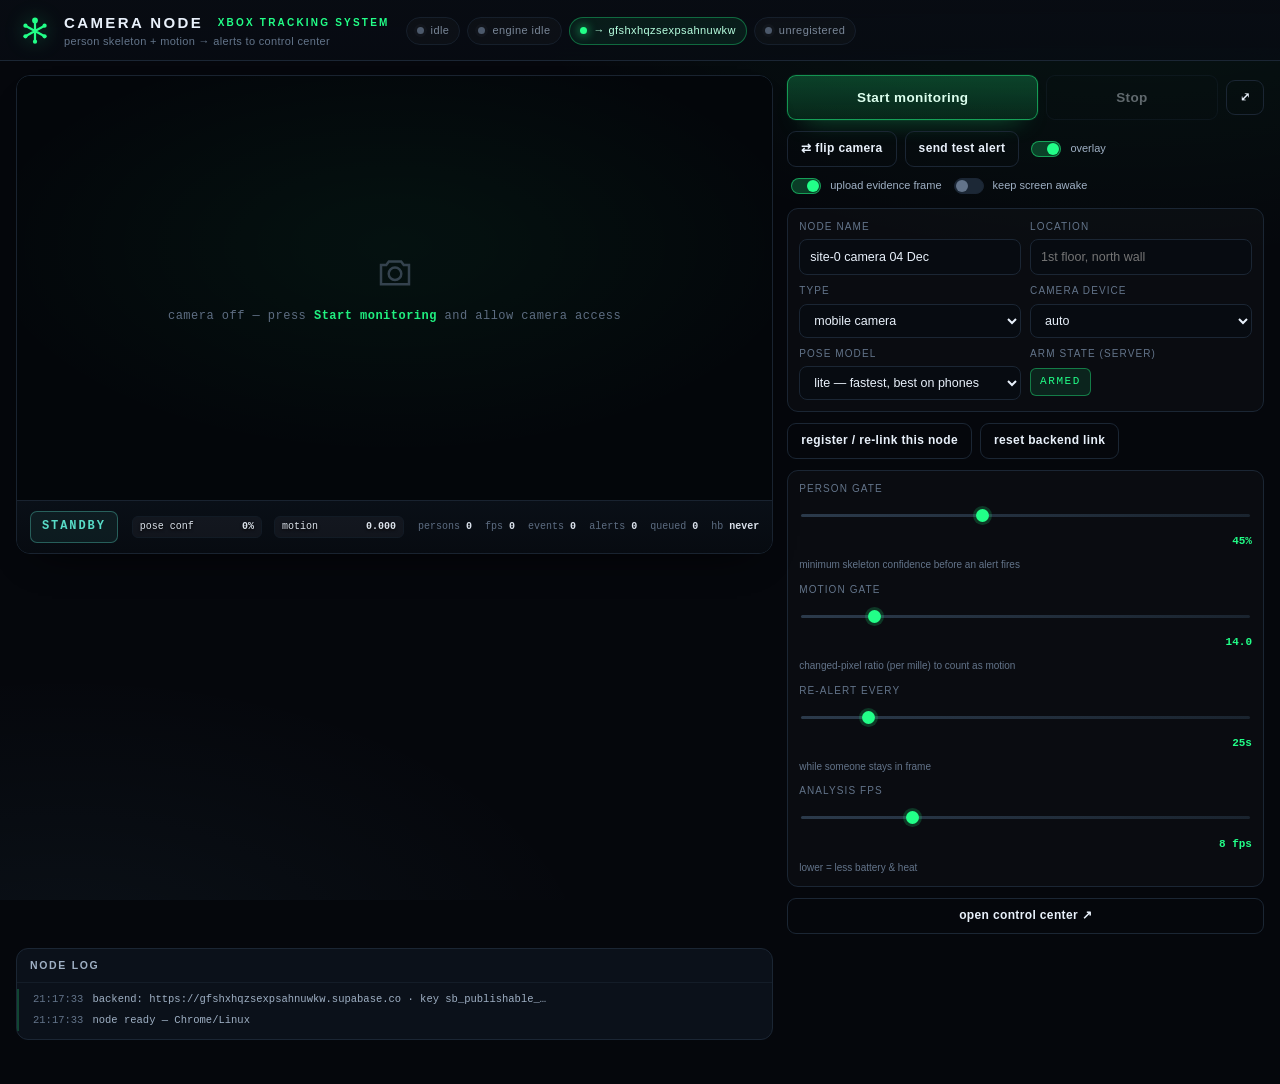
<file: camera.html>
<!DOCTYPE html>
<html lang="en">
<head>
<meta charset="utf-8">
<meta name="viewport" content="width=device-width, initial-scale=1, viewport-fit=cover, maximum-scale=1">
<title>Xbox Tracking · Camera Node</title>
<meta name="theme-color" content="#04070b">
<meta name="apple-mobile-web-app-capable" content="yes">
<meta name="mobile-web-app-capable" content="yes">
<meta name="apple-mobile-web-app-status-bar-style" content="black-translucent">
<meta name="description" content="Turns this device's camera into a person-skeleton and motion detection node for the Xbox Tracking System.">
<link rel="icon" href="data:image/svg+xml,%3Csvg xmlns='http://www.w3.org/2000/svg' viewBox='0 0 32 32'%3E%3Crect width='32' height='32' rx='7' fill='%23071018'/%3E%3Cpath d='M11 9h10l4 5v9a2 2 0 0 1-2 2H9a2 2 0 0 1-2-2v-9z' fill='none' stroke='%2322ff88' stroke-width='2'/%3E%3Ccircle cx='16' cy='16.5' r='3.4' fill='%2322ff88'/%3E%3C/svg%3E">
<link rel="stylesheet" href="/assets/xbox.css">
</head>
<body class="page-node">
<div id="banner" class="notice" hidden></div>

<header class="topbar compact">
  <div class="brand">
    <svg viewBox="0 0 32 32" aria-hidden="true" class="mark">
      <path d="M16 6v20M7 11l18 10M25 11L7 21" stroke="currentColor" stroke-width="2.1" stroke-linecap="round"/>
      <circle cx="16" cy="6" r="2.7" fill="currentColor"/><circle cx="25" cy="11" r="2" fill="currentColor"/>
      <circle cx="7" cy="11" r="2" fill="currentColor"/><circle cx="25" cy="21" r="2" fill="currentColor"/>
      <circle cx="7" cy="21" r="2" fill="currentColor"/><circle cx="16" cy="26" r="2" fill="currentColor"/>
    </svg>
    <div class="brandtext">
      <h1>CAMERA NODE <span>xbox tracking system</span></h1>
      <p>person skeleton + motion → alerts to control center</p>
    </div>
  </div>
  <div class="chips">
    <span class="chip off" id="st-capture"><i class="dot"></i><span>idle</span></span>
    <span class="chip off" id="st-engine"><i class="dot"></i><span>engine idle</span></span>
    <span class="chip off" id="st-uplink"><i class="dot"></i><span>not linked</span></span>
    <span class="chip off" id="st-node"><i class="dot"></i><span>unregistered</span></span>
  </div>
</header>

<main class="nodelayout" id="app">
  <section class="stage" id="stage">
    <div class="videowrap" id="videoWrap">
      <video id="video" playsinline autoplay muted disablepictureinpicture></video>
      <canvas id="overlay"></canvas>
      <div class="idle">
        <div class="idleinner">
          <svg viewBox="0 0 24 24"><path d="M4 8h3l1.5-2h7L17 8h3v11H4z" fill="none" stroke="currentColor" stroke-width="1.4"/><circle cx="12" cy="13" r="3.6" fill="none" stroke="currentColor" stroke-width="1.4"/></svg>
          <p>camera off — press <b>Start monitoring</b> and allow camera access</p>
        </div>
      </div>
    </div>
    <div class="stagebar">
      <span class="badge" id="stateBadge" data-state="clear">STANDBY</span>
      <div class="meters">
        <div class="meter" id="mPerson" style="--v:0"><i></i><span>pose conf <b id="mPersonVal">0%</b></span></div>
        <div class="meter warn" id="mMotion" style="--v:0"><i></i><span>motion <b id="mMotionVal">0.000</b></span></div>
      </div>
      <div class="statgrid">
        <span>persons <b id="personsNow">0</b></span>
        <span>fps <b id="fps">0</b></span>
        <span>events <b id="evCount">0</b></span>
        <span>alerts <b id="alertCount">0</b></span>
        <span>queued <b id="queueCount">0</b></span>
        <span>hb <b id="lastHb">never</b></span>
      </div>
    </div>
  </section>

  <section class="controls" id="panelNode">
    <div class="row bigrow">
      <button class="btn primary xl" id="btnStart">Start monitoring</button>
      <button class="btn ghost xl" id="btnStop" disabled>Stop</button>
      <button class="btn ghost" id="btnFull">⤢</button>
    </div>
    <div class="row">
      <button class="btn ghost" id="btnFlip">⇄ flip camera</button>
      <button class="btn ghost" id="btnTest">send test alert</button>
      <label class="sw"><input type="checkbox" id="chkOverlay" checked><span>overlay</span></label>
      <label class="sw"><input type="checkbox" id="chkSnap" checked><span>upload evidence frame</span></label>
      <label class="sw"><input type="checkbox" id="chkAwake"><span>keep screen awake</span></label>
    </div>

    <div class="fieldgrid">
      <label>node name<input id="inpLabel" placeholder="Living room" autocomplete="off"></label>
      <label>location<input id="inpLocation" placeholder="1st floor, north wall" autocomplete="off"></label>
      <label>type<select id="selKind">
        <option value="mobile">mobile camera</option><option value="webcam">webcam</option>
        <option value="ip-cam">ip camera</option><option value="rtsp">rtsp stream</option>
        <option value="other">other</option>
      </select></label>
      <label>camera device<select id="selDevice"><option value="">auto</option></select></label>
      <label>pose model<select id="selModel">
        <option value="lite">lite — fastest, best on phones</option>
        <option value="full">full — balanced</option>
        <option value="heavy">heavy — most accurate</option>
      </select></label>
      <label>arm state (server)<span class="armstate" id="armState" data-on="1">ARMED</span></label>
    </div>
    <div class="row">
      <button class="btn ghost" id="btnLink">register / re-link this node</button>
      <button class="btn ghost" id="btnResetLink" title="Forget the locally saved backend URL/key and use the built-in xbox system project">reset backend link</button>
    </div>

    <div class="tunegrid">
      <label>person gate <input type="range" id="rngSensitivity" min="0.15" max="0.9" step="0.05"><b id="rngSensitivityOut">—</b><em>minimum skeleton confidence before an alert fires</em></label>
      <label>motion gate <input type="range" id="rngMotion" min="0.002" max="0.08" step="0.002"><b id="rngMotionOut">—</b><em>changed-pixel ratio (per mille) to count as motion</em></label>
      <label>re-alert every <input type="range" id="rngCooldown" min="0" max="180" step="5"><b id="rngCooldownOut">—</b><em>while someone stays in frame</em></label>
      <label>analysis fps <input type="range" id="rngFps" min="1" max="30" step="1"><b id="rngFpsOut">—</b><em>lower = less battery &amp; heat</em></label>
    </div>

    <a class="btn ghost wide" href="/" target="_blank" rel="noopener">open control center ↗</a>
  </section>

  <section class="logpanel">
    <h2>node log</h2>
    <ul class="log" id="log"></ul>
  </section>
</main>

<script type="module" src="/src/camera-node.js"></script>
</body>
</html>
</file>
<file: assets/xbox.css>
/* =============================================================================
   Xbox Tracking System — shared design language for the control center and
   the camera node. Dark, dense, glanceable: built to be read across a room
   on a wall-mounted tablet, and in daylight on a phone.
   ========================================================================== */

:root {
  --bg: #05070c;
  --bg-2: #080c13;
  --panel: #0b111a;
  --panel-2: #0e1520;
  --line: #1b2634;
  --line-soft: #141d28;
  --ink: #e9f1fb;
  --ink-2: #9fb0c4;
  --ink-3: #63748a;
  --green: #22ff88;
  --green-dim: #10c964;
  --amber: #ffc531;
  --red: #ff3b5c;
  --cyan: #5eead4;
  --blue: #7dd3ff;
  --radius: 12px;
  --mono: ui-monospace, "SF Mono", "JetBrains Mono", "Roboto Mono", Menlo, Consolas, monospace;
  --sans: -apple-system, BlinkMacSystemFont, "Segoe UI", Inter, Roboto, "Helvetica Neue", Arial, sans-serif;
  --shadow: 0 18px 40px -22px rgba(0, 0, 0, 0.9);
}

* { box-sizing: border-box; }

/* An element that is `display:grid|flex` by its own class would otherwise beat
   the UA `[hidden]{display:none}` rule, which silently keeps modals and banners
   open forever. Any [hidden] element must be gone, whatever else applies. */
[hidden] { display: none !important; }

html, body {
  margin: 0;
  padding: 0;
  background: var(--bg);
  color: var(--ink);
  font-family: var(--sans);
  font-size: 14px;
  line-height: 1.45;
  -webkit-text-size-adjust: 100%;
  -webkit-font-smoothing: antialiased;
}

body {
  min-height: 100vh;
  background:
    radial-gradient(1100px 620px at 88% -12%, rgba(34, 255, 136, 0.07), transparent 60%),
    radial-gradient(900px 500px at 5% 108%, rgba(125, 211, 255, 0.05), transparent 60%),
    var(--bg);
  background-attachment: fixed;
}

h1, h2, h3, p { margin: 0; }
button, input, select, textarea { font: inherit; color: inherit; }
a { color: var(--blue); text-decoration: none; }
code { font-family: var(--mono); font-size: 0.92em; color: var(--cyan); }
::-webkit-scrollbar { width: 9px; height: 9px; }
::-webkit-scrollbar-thumb { background: #22303f; border-radius: 8px; }
::-webkit-scrollbar-track { background: transparent; }

/* ------------------------------------------------------------------ topbar */

.topbar {
  position: sticky;
  top: 0;
  z-index: 40;
  display: flex;
  align-items: center;
  gap: 16px;
  flex-wrap: wrap;
  padding: 12px 18px;
  padding-top: max(12px, env(safe-area-inset-top));
  background: linear-gradient(180deg, rgba(8, 12, 19, 0.97), rgba(8, 12, 19, 0.86));
  border-bottom: 1px solid var(--line);
  backdrop-filter: blur(14px);
}
.topbar.compact { padding-bottom: 10px; }

.brand { display: flex; align-items: center; gap: 12px; min-width: 0; }
.mark { width: 34px; height: 34px; color: var(--green); flex: none; filter: drop-shadow(0 0 10px rgba(34, 255, 136, 0.35)); }
.brandtext { min-width: 0; }
.brandtext h1 {
  font-size: 15px;
  letter-spacing: 0.16em;
  font-weight: 800;
  text-transform: uppercase;
  white-space: nowrap;
}
.brandtext h1 span {
  font-size: 10px;
  letter-spacing: 0.22em;
  color: var(--green);
  font-weight: 700;
  display: inline-block;
  margin-left: 8px;
  vertical-align: 2px;
}
.brandtext p { font-size: 11px; color: var(--ink-3); letter-spacing: 0.03em; }

.chips { display: flex; gap: 7px; flex-wrap: wrap; align-items: center; }
.chip {
  display: inline-flex;
  align-items: center;
  gap: 7px;
  padding: 5px 10px;
  border: 1px solid var(--line);
  border-radius: 999px;
  background: rgba(255, 255, 255, 0.026);
  font-size: 11px;
  letter-spacing: 0.04em;
  color: var(--ink-2);
  white-space: nowrap;
}
.chip .dot, .dot {
  width: 7px; height: 7px; border-radius: 50%;
  background: var(--ink-3);
  box-shadow: 0 0 0 3px rgba(255, 255, 255, 0.03);
  flex: none;
}
.chip.ok { color: #b7ffe0; border-color: rgba(34, 255, 136, 0.34); background: rgba(34, 255, 136, 0.07); }
.chip.ok .dot { background: var(--green); box-shadow: 0 0 10px 1px rgba(34, 255, 136, 0.6); animation: pulse 2.4s infinite; }
.chip.warn { color: #ffe8b0; border-color: rgba(255, 197, 49, 0.34); background: rgba(255, 197, 49, 0.07); }
.chip.warn .dot { background: var(--amber); }
.chip.err { color: #ffc2cc; border-color: rgba(255, 59, 92, 0.4); background: rgba(255, 59, 92, 0.08); }
.chip.err .dot { background: var(--red); animation: pulse 0.9s infinite; }
.chip.off { opacity: 0.75; }
.chip.clock { font-family: var(--mono); font-size: 11px; color: var(--ink); }
.chip.on { color: #b7ffe0; border-color: rgba(34, 255, 136, 0.4); background: rgba(34, 255, 136, 0.09); }
@keyframes pulse { 0%, 100% { opacity: 1; } 50% { opacity: 0.35; } }

.actions { display: flex; gap: 8px; align-items: center; margin-left: auto; flex-wrap: wrap; }

.armstate {
  font-family: var(--mono);
  font-size: 11px;
  letter-spacing: 0.14em;
  padding: 5px 9px;
  border-radius: 6px;
  border: 1px solid rgba(34, 255, 136, 0.4);
  background: rgba(34, 255, 136, 0.1);
  color: var(--green);
}
.armstate[data-on="0"] { border-color: rgba(255, 197, 49, 0.45); background: rgba(255, 197, 49, 0.1); color: var(--amber); }

/* -------------------------------------------------------------------- btns */

.btn {
  appearance: none;
  border: 1px solid var(--line);
  background: rgba(255, 255, 255, 0.035);
  color: var(--ink);
  border-radius: 9px;
  padding: 8px 13px;
  font-size: 12px;
  font-weight: 600;
  letter-spacing: 0.03em;
  cursor: pointer;
  transition: 0.14s ease;
  display: inline-flex;
  align-items: center;
  gap: 7px;
}
.btn:hover { border-color: #2c3f52; background: rgba(255, 255, 255, 0.06); }
.btn:active { transform: translateY(1px); }
.btn:disabled { opacity: 0.4; cursor: not-allowed; }
.btn.primary {
  border-color: rgba(34, 255, 136, 0.5);
  background: linear-gradient(180deg, rgba(34, 255, 136, 0.22), rgba(16, 201, 100, 0.14));
  color: #dcffee;
  box-shadow: 0 0 0 1px rgba(34, 255, 136, 0.06), 0 12px 26px -18px rgba(34, 255, 136, 0.7);
}
.btn.primary:hover { background: linear-gradient(180deg, rgba(34, 255, 136, 0.3), rgba(16, 201, 100, 0.2)); }
.btn.ghost { background: transparent; }
.btn.danger { border-color: rgba(255, 59, 92, 0.45); color: #ffd2da; background: rgba(255, 59, 92, 0.1); }
.btn.icon { padding: 8px 10px; }
.btn.wide { width: 100%; justify-content: center; }
.btn.xl { padding: 12px 20px; font-size: 13.5px; }
.mini {
  border: 1px solid var(--line);
  background: transparent;
  color: var(--ink-2);
  border-radius: 7px;
  padding: 4px 9px;
  font-size: 11px;
  font-family: var(--mono);
  cursor: pointer;
  transition: 0.14s;
}
.mini:hover { color: var(--ink); border-color: #2c3f52; background: rgba(255, 255, 255, 0.05); }
.mini.danger:hover { color: #ffd2da; border-color: rgba(255, 59, 92, 0.5); }

/* ------------------------------------------------------------------ banner */

.banner {
  display: flex; gap: 14px; align-items: center; flex-wrap: wrap;
  margin: 12px 18px 0;
  padding: 12px 14px;
  border: 1px solid rgba(255, 59, 92, 0.42);
  border-left: 4px solid var(--red);
  border-radius: var(--radius);
  background: linear-gradient(90deg, rgba(255, 59, 92, 0.16), rgba(255, 59, 92, 0.03) 60%);
  box-shadow: var(--shadow);
  animation: bannerin 0.25s ease;
}
.banner[data-level="motion"] { border-color: rgba(255, 197, 49, 0.45); border-left-color: var(--amber); background: linear-gradient(90deg, rgba(255, 197, 49, 0.14), rgba(255, 197, 49, 0.02) 60%); }
.banner[data-level="info"], .banner[data-level="clear"] { border-color: var(--line); border-left-color: var(--cyan); background: rgba(94, 234, 212, 0.06); }
.bannerinner { display: flex; align-items: center; gap: 12px; min-width: 0; flex: 1 1 320px; }
.banner p { font-size: 12.5px; color: #ffe9ee; }
.banner[data-level="motion"] p { color: #fff2d0; }
.banner b { font-weight: 800; letter-spacing: 0.02em; }
.banner em { color: var(--ink-2); font-style: normal; }
.btag {
  font-family: var(--mono); font-size: 10.5px; letter-spacing: 0.1em; text-transform: uppercase;
  padding: 4px 8px; border-radius: 6px; background: rgba(255, 255, 255, 0.08); flex: none;
}
.bannerbtns { display: flex; gap: 8px; flex-wrap: wrap; }
@keyframes bannerin { from { opacity: 0; transform: translateY(-6px); } }

.flash { position: fixed; inset: 0; pointer-events: none; z-index: 90; opacity: 0; transition: opacity 0.5s; box-shadow: inset 0 0 160px 30px rgba(255, 59, 92, 0.5); }
.flash[data-on="1"] { opacity: 1; transition: opacity 0.08s; }

/* ----------------------------------------------------------------- layout */

.layout { display: grid; grid-template-columns: minmax(0, 1.55fr) minmax(330px, 0.95fr); gap: 14px; padding: 14px 18px 28px; align-items: start; }
.col { display: flex; flex-direction: column; gap: 14px; min-width: 0; }
@media (max-width: 1180px) { .layout { grid-template-columns: minmax(0, 1fr); } }

.panel {
  background: linear-gradient(180deg, var(--panel-2), var(--panel));
  border: 1px solid var(--line);
  border-radius: var(--radius);
  box-shadow: var(--shadow);
  overflow: hidden;
}
.ph {
  display: flex; align-items: baseline; gap: 12px; flex-wrap: wrap;
  padding: 11px 14px;
  border-bottom: 1px solid var(--line-soft);
  background: rgba(255, 255, 255, 0.016);
}
.ph h2 { font-size: 11px; letter-spacing: 0.17em; text-transform: uppercase; color: var(--ink); font-weight: 700; }
.ph p { font-size: 11px; color: var(--ink-3); margin-left: auto; font-family: var(--mono); }
.panel > .wall, .panel > .feed, .panel > .log, .panel > .insight, .panel > #activity { padding: 12px 14px; }
.empty { padding: 26px 16px; text-align: center; color: var(--ink-3); font-size: 12.5px; }
.empty b { color: var(--green); }

/* -------------------------------------------------------------------- kpis */

.kpis { display: grid; grid-template-columns: repeat(auto-fit, minmax(150px, 1fr)); gap: 10px; }
.kpi {
  position: relative;
  padding: 11px 13px 12px;
  border: 1px solid var(--line);
  border-radius: var(--radius);
  background: linear-gradient(180deg, rgba(255, 255, 255, 0.03), rgba(255, 255, 255, 0.008));
  overflow: hidden;
}
.kpi span { display: block; font-size: 10px; letter-spacing: 0.13em; text-transform: uppercase; color: var(--ink-3); }
.kpi b { display: block; font-family: var(--mono); font-size: 26px; font-weight: 600; line-height: 1.16; margin-top: 3px; }
.kpi i { font-style: normal; font-size: 10.5px; color: var(--ink-3); }
.kpi.alert b { color: var(--red); }
.kpi.alert::after { content: ""; position: absolute; inset: 0 auto 0 0; width: 2px; background: var(--red); opacity: 0.7; }
#kpiPersons[data-hot="1"] { color: var(--green); text-shadow: 0 0 22px rgba(34, 255, 136, 0.5); }

/* --------------------------------------------------------------- camera wall */

.wall { display: grid; grid-template-columns: repeat(auto-fill, minmax(272px, 1fr)); gap: 12px; }
.card {
  border: 1px solid var(--line);
  border-radius: 11px;
  background: linear-gradient(180deg, rgba(255, 255, 255, 0.028), rgba(255, 255, 255, 0.006));
  padding: 11px;
  display: flex; flex-direction: column; gap: 9px;
  transition: 0.18s;
}
.card.cam:hover { border-color: #27455c; }
.card.cam.occupied { border-color: rgba(34, 255, 136, 0.44); box-shadow: 0 0 0 1px rgba(34, 255, 136, 0.08), 0 0 34px -14px rgba(34, 255, 136, 0.6); }
.card > header { display: flex; align-items: flex-start; gap: 8px; }
.card h3 { font-size: 13.5px; font-weight: 700; letter-spacing: 0.01em; }
.sub { font-size: 10.5px; color: var(--ink-3); font-family: var(--mono); margin-top: 2px; }
.stack { margin-left: auto; display: flex; align-items: center; gap: 7px; flex: none; }
.led { width: 8px; height: 8px; border-radius: 50%; background: #2a3a4b; display: block; }
.led.on { background: var(--green); box-shadow: 0 0 10px 1px rgba(34, 255, 136, 0.65); animation: pulse 2s infinite; }
.pill { font-family: var(--mono); font-size: 10px; padding: 3px 7px; border-radius: 999px; border: 1px solid var(--line); color: var(--ink-3); }
.pill.hot { border-color: rgba(34, 255, 136, 0.5); color: var(--green); background: rgba(34, 255, 136, 0.09); }

.evidence { position: relative; aspect-ratio: 16 / 9; background: #04070b; border: 1px solid var(--line-soft); border-radius: 8px; overflow: hidden; }
.evidence img, .evidence canvas { position: absolute; inset: 0; width: 100%; height: 100%; object-fit: cover; display: block; }
.evidence canvas { pointer-events: none; }
.noev { position: absolute; inset: 0; display: grid; place-items: center; font-size: 11px; color: var(--ink-3); font-family: var(--mono); letter-spacing: 0.06em; }
.stamp { position: absolute; right: 6px; bottom: 6px; font-family: var(--mono); font-size: 9.5px; padding: 2px 6px; border-radius: 5px; background: rgba(4, 7, 11, 0.78); color: var(--ink-2); }

.meter { display: flex; align-items: center; gap: 9px; }
.card .m { flex: 1; height: 3px; border-radius: 3px; background: rgba(255, 255, 255, 0.07); position: relative; overflow: hidden; }
.card .m i { position: absolute; inset: 0 auto 0 0; width: calc(var(--v, 0) * 100%); background: linear-gradient(90deg, var(--green-dim), var(--green)); transition: width 0.4s; }
.mtxt { display: flex; gap: 10px; flex-wrap: wrap; font-family: var(--mono); font-size: 10px; color: var(--ink-3); }
.mtxt b { color: var(--ink); font-weight: 600; }

.crow { display: flex; align-items: center; gap: 10px; flex-wrap: wrap; padding-top: 2px; border-top: 1px dashed var(--line-soft); }
.crow .mini, .crow .a.mini { margin-left: 0; }
.crow a.mini { color: var(--blue); }
.crow .mini.danger { margin-left: auto; }
.sw { display: inline-flex; align-items: center; gap: 6px; font-size: 11px; color: var(--ink-2); cursor: pointer; }
.sw input { appearance: none; width: 30px; height: 16px; border-radius: 999px; background: #1c2836; border: 1px solid var(--line); position: relative; cursor: pointer; transition: 0.16s; flex: none; }
.sw input::after { content: ""; position: absolute; top: 1px; left: 1px; width: 12px; height: 12px; border-radius: 50%; background: var(--ink-3); transition: 0.16s; }
.sw input:checked { background: rgba(34, 255, 136, 0.22); border-color: rgba(34, 255, 136, 0.5); }
.sw input:checked::after { transform: translateX(14px); background: var(--green); }

.tune { display: grid; gap: 6px; }
.tune label { display: grid; grid-template-columns: 62px 1fr 46px; align-items: center; gap: 8px; font-family: var(--mono); font-size: 10px; color: var(--ink-3); text-transform: uppercase; letter-spacing: 0.07em; }
.tune b { color: var(--ink); text-align: right; font-weight: 600; letter-spacing: 0; }

input[type="range"] {
  appearance: none; width: 100%; height: 18px; background: transparent; cursor: pointer;
}
input[type="range"]::-webkit-slider-runnable-track { height: 3px; border-radius: 3px; background: linear-gradient(90deg, #2b3a4b, #1a242f); }
input[type="range"]::-webkit-slider-thumb { appearance: none; width: 13px; height: 13px; margin-top: -5px; border-radius: 50%; background: var(--green); box-shadow: 0 0 0 3px rgba(34, 255, 136, 0.18); }
input[type="range"]::-moz-range-track { height: 3px; border-radius: 3px; background: #2b3a4b; }
input[type="range"]::-moz-range-thumb { width: 13px; height: 13px; border: 0; border-radius: 50%; background: var(--green); }

/* -------------------------------------------------------------------- feed */

.feedpanel { position: sticky; top: 74px; }
.filters { display: flex; gap: 6px; flex-wrap: wrap; padding: 10px 14px 0; }
.search {
  width: calc(100% - 28px); margin: 10px 14px 0; padding: 7px 10px;
  background: #070b11; border: 1px solid var(--line); border-radius: 8px;
  color: var(--ink); font-size: 12px; font-family: var(--mono);
}
.search:focus { outline: none; border-color: rgba(34, 255, 136, 0.4); }
.feed { list-style: none; margin: 0; padding: 8px 0 6px; max-height: min(72vh, 780px); overflow: auto; }
.ev {
  display: grid; grid-template-columns: 3px 1fr auto auto; gap: 10px; align-items: center;
  padding: 8px 14px 8px 11px; border-bottom: 1px solid rgba(20, 29, 40, 0.9);
  cursor: pointer; transition: 0.14s;
}
.ev:hover { background: rgba(255, 255, 255, 0.025); }
.ev .sev { width: 3px; height: 30px; border-radius: 3px; background: var(--ink-3); }
.ev.s-person .sev { background: var(--green); box-shadow: 0 0 12px rgba(34, 255, 136, 0.5); }
.ev.s-motion .sev { background: var(--amber); }
.ev.s-clear .sev { background: var(--cyan); opacity: 0.7; }
.ev.fresh { background: linear-gradient(90deg, rgba(34, 255, 136, 0.09), transparent); }
.ev.acked { opacity: 0.55; }
.evl1 { display: flex; align-items: center; gap: 7px; flex-wrap: wrap; font-size: 12.5px; }
.evl1 b { font-weight: 700; }
.evl1 em { font-style: normal; font-family: var(--mono); font-size: 10.5px; color: var(--green); text-transform: uppercase; letter-spacing: 0.07em; }
.ev.s-motion .evl1 em { color: var(--amber); }
.ev.s-clear .evl1 em { color: var(--cyan); }
.tag { font-style: normal; font-family: var(--mono); font-size: 9.5px; padding: 1px 5px; border-radius: 4px; border: 1px solid var(--line); color: var(--ink-3); }
.tag.hot { border-color: rgba(255, 59, 92, 0.5); color: #ffb3c0; background: rgba(255, 59, 92, 0.1); }
.evl2 { display: flex; gap: 9px; flex-wrap: wrap; font-family: var(--mono); font-size: 10px; color: var(--ink-3); margin-top: 3px; }
.thumb { width: 54px; height: 34px; object-fit: cover; border-radius: 5px; border: 1px solid var(--line); background: #04070b; }

/* --------------------------------------------------------------- activity */

#activity { display: block; width: calc(100% - 28px); height: 96px; }
.legend { display: flex; gap: 16px; padding: 0 14px 11px; font-size: 10.5px; color: var(--ink-3); font-family: var(--mono); }
.legend span { display: inline-flex; align-items: center; gap: 6px; }
.legend i { width: 9px; height: 9px; border-radius: 2px; display: block; }
.sw-p { background: var(--green); }
.sw-m { background: var(--amber); }

/* ------------------------------------------------------------------ diag */

.diagbar { display: flex; gap: 14px; align-items: center; flex-wrap: wrap; padding: 10px 14px; font-size: 11px; color: var(--ink-3); font-family: var(--mono); border-bottom: 1px solid var(--line-soft); }
.diagbar b { color: var(--ink-2); font-weight: 600; }
.diagbar .mini { margin-left: 0; }
.diagbar #btnPurge { margin-left: auto; }
.log { list-style: none; margin: 0; padding: 6px 0 8px; max-height: 190px; overflow: auto; font-family: var(--mono); font-size: 10.5px; }
.log li { display: flex; gap: 9px; padding: 3px 14px; color: var(--ink-2); border-left: 2px solid transparent; }
.log li .t { color: var(--ink-3); flex: none; }
.log .l-warn { color: #ffe1a8; border-left-color: rgba(255, 197, 49, 0.5); }
.log .l-err { color: #ffc2cc; border-left-color: var(--red); background: rgba(255, 59, 92, 0.05); }
.log .l-info { border-left-color: rgba(34, 255, 136, 0.22); }

/* ----------------------------------------------------------------- modals */

.modal { position: fixed; inset: 0; z-index: 80; display: grid; place-items: center; padding: 18px; background: rgba(3, 5, 9, 0.72); backdrop-filter: blur(7px); }
.sheet {
  width: min(560px, 100%); max-height: 88vh; overflow: auto;
  background: linear-gradient(180deg, #0e1520, #0a1017);
  border: 1px solid var(--line); border-radius: 14px; box-shadow: 0 30px 80px -20px #000;
}
.sheet > *:not(.ph) { margin-left: 14px; margin-right: 14px; }
.sheet > .ph { margin: 0; }
.sheet .btn { margin: 6px 0 14px; }
.hint { font-size: 11.5px; color: var(--ink-2); margin: 12px 0 8px !important; }
.hint.small { font-size: 10.5px; color: var(--ink-3); }
.formgrid { display: grid; grid-template-columns: 1fr 1fr; gap: 10px; }
.formgrid label, .fieldline { display: flex; flex-direction: column; gap: 5px; font-size: 10px; letter-spacing: 0.12em; text-transform: uppercase; color: var(--ink-3); }
.fieldline { text-transform: none; letter-spacing: 0.02em; margin: 10px 0 !important; }
.fieldline span { display: flex; gap: 7px; }
input[type="text"], input:not([type]), select, textarea {
  width: 100%; padding: 8px 10px; background: #070b11; border: 1px solid var(--line);
  border-radius: 8px; color: var(--ink); font-size: 12.5px;
}
input:focus, select:focus { outline: none; border-color: rgba(34, 255, 136, 0.45); box-shadow: 0 0 0 3px rgba(34, 255, 136, 0.08); }
input[readonly] { font-family: var(--mono); font-size: 11px; color: var(--cyan); }
.qrwrap { display: grid; place-items: center; padding: 6px 0 12px; }
.qrwrap img { width: 200px; height: 200px; border-radius: 10px; background: #fff; padding: 6px; }
.fieldline.ok { animation: flashok 0.7s; }
@keyframes flashok { from { box-shadow: 0 0 0 2px rgba(34, 255, 136, 0.5); } }
.fieldnote { font-family: var(--mono); font-size: 10.5px; color: var(--ink-3); margin: 8px 0 0 !important; }
.fieldnote.ok { color: #b7ffe0; }
.fieldnote.bad { color: #ffc2cc; }
.sheet .btnrow { display: flex; gap: 8px; flex-wrap: wrap; margin: 12px 0 14px !important; }
.btn[data-busy="1"] { opacity: 0.65; cursor: progress; }

.toasts { position: fixed; right: 14px; bottom: 14px; z-index: 95; display: flex; flex-direction: column; gap: 8px; max-width: min(400px, calc(100vw - 28px)); }
.toast {
  border: 1px solid var(--line); border-left: 3px solid var(--green);
  background: rgba(11, 17, 26, 0.97); border-radius: 10px; padding: 9px 12px;
  font-size: 12px; color: var(--ink); box-shadow: var(--shadow); backdrop-filter: blur(8px);
  animation: toastin 0.18s ease; transition: opacity 0.4s;
}
.toast.err { border-left-color: var(--red); }
.toast.warn { border-left-color: var(--amber); }
.toast b { display: block; font-size: 9.5px; letter-spacing: 0.14em; text-transform: uppercase; color: var(--ink-3); margin-bottom: 2px; }
@keyframes toastin { from { opacity: 0; transform: translateY(8px); } }

/* --------------------------------------------------------------- insight */

.insight { position: relative; aspect-ratio: 16 / 9; background: #04070b; border-bottom: 1px solid var(--line-soft); }
.insight img, .insight canvas { position: absolute; inset: 0; width: 100%; height: 100%; object-fit: contain; }
dl { display: grid; gap: 0; margin: 0; padding: 4px 0 10px; }
dl > div { display: grid; grid-template-columns: 110px 1fr; gap: 10px; padding: 5px 14px; border-bottom: 1px solid rgba(20, 29, 40, 0.7); }
dt { font-family: var(--mono); font-size: 10px; letter-spacing: 0.09em; text-transform: uppercase; color: var(--ink-3); }
dd { margin: 0; font-family: var(--mono); font-size: 11px; word-break: break-word; color: var(--ink); }

/* =================================================================== NODE */

.page-node { padding-bottom: 24px; }
.notice {
  margin: 0; padding: 10px 16px; font-size: 12px; line-height: 1.5;
  background: linear-gradient(90deg, rgba(255, 197, 49, 0.18), rgba(255, 197, 49, 0.05));
  border-bottom: 1px solid rgba(255, 197, 49, 0.4); color: #fff0cf;
}
.notice:empty { display: none; }

.nodelayout { display: grid; grid-template-columns: minmax(0, 1.35fr) minmax(320px, 0.85fr); gap: 14px; padding: 14px 16px 20px; align-items: start; }
@media (max-width: 1080px) { .nodelayout { grid-template-columns: minmax(0, 1fr); } }

.stage {
  position: sticky; top: 12px;
  display: flex; flex-direction: column; gap: 0;
  border: 1px solid var(--line); border-radius: 14px; overflow: hidden;
  background: #04070b; box-shadow: var(--shadow);
}
.stage[data-alert="person"] { border-color: rgba(34, 255, 136, 0.75); box-shadow: 0 0 0 1px rgba(34, 255, 136, 0.35), 0 0 60px -10px rgba(34, 255, 136, 0.6); }
.stage[data-alert="motion"] { border-color: rgba(255, 197, 49, 0.7); box-shadow: 0 0 44px -12px rgba(255, 197, 49, 0.55); }
.stage[data-alert="clear"] { border-color: rgba(94, 234, 212, 0.6); }

.videowrap { position: relative; aspect-ratio: 4 / 3; background: #04070b; overflow: hidden; }
@supports (aspect-ratio: 1) { .videowrap { aspect-ratio: 16 / 9; } }
.videowrap video, .videowrap canvas { position: absolute; inset: 0; width: 100%; height: 100%; object-fit: cover; display: block; }
.videowrap canvas { pointer-events: none; }
.videowrap.mirrored video, .mirrored .videowrap video, .mirrored .videowrap canvas { transform: scaleX(-1); }
#video { opacity: 0; transition: opacity 0.3s; }
#video.on { opacity: 1; }
.idle { position: absolute; inset: 0; display: grid; place-items: center; text-align: center; color: var(--ink-3); background: radial-gradient(600px 300px at 50% 40%, rgba(34, 255, 136, 0.05), transparent 70%); }
.videowrap.live .idle { display: none; }
.idleinner svg { width: 42px; height: 42px; opacity: 0.55; }
.idleinner p { font-size: 12px; font-family: var(--mono); margin-top: 10px; letter-spacing: 0.04em; }
.idleinner b { color: var(--green); }

.stagebar { display: flex; align-items: center; gap: 14px; flex-wrap: wrap; padding: 10px 13px; border-top: 1px solid var(--line); background: linear-gradient(180deg, rgba(11, 17, 26, 0.94), rgba(8, 12, 19, 0.98)); }
.badge {
  font-family: var(--mono); font-size: 12px; font-weight: 700; letter-spacing: 0.16em;
  padding: 6px 11px; border-radius: 7px; border: 1px solid var(--line); color: var(--ink-2); flex: none;
}
.badge[data-state="clear"] { color: var(--cyan); border-color: rgba(94, 234, 212, 0.35); background: rgba(94, 234, 212, 0.07); }
.badge[data-state="warn"], .badge[data-state="motion"] { color: var(--amber); border-color: rgba(255, 197, 49, 0.4); background: rgba(255, 197, 49, 0.09); }
.badge[data-state="alert"], .badge[data-state="person"], .badge[data-state="person+motion"] { color: #eafff3; border-color: rgba(34, 255, 136, 0.6); background: rgba(34, 255, 136, 0.16); box-shadow: 0 0 22px -4px rgba(34, 255, 136, 0.7); }
.meters { display: flex; gap: 12px; flex: 1 1 220px; min-width: 150px; }
.meter { position: relative; flex: 1; height: 22px; border-radius: 6px; background: rgba(255, 255, 255, 0.045); overflow: hidden; border: 1px solid var(--line-soft); }
.meter i { position: absolute; inset: auto 0 0 0; height: calc(var(--v, 0) * 100%); background: linear-gradient(0deg, rgba(34, 255, 136, 0.55), rgba(34, 255, 136, 0.9)); transition: height 0.12s linear; }
.meter.warn i { background: linear-gradient(0deg, rgba(255, 197, 49, 0.5), rgba(255, 197, 49, 0.9)); }
.meter span { position: absolute; inset: 0; display: flex; align-items: center; justify-content: space-between; padding: 0 7px; font-family: var(--mono); font-size: 10px; color: var(--ink); text-shadow: 0 1px 3px #000; }
.meter b { font-weight: 700; }
.statgrid { display: flex; gap: 13px; flex-wrap: wrap; font-family: var(--mono); font-size: 10px; color: var(--ink-3); }
.statgrid b { color: var(--ink); font-weight: 600; }

.controls { display: flex; flex-direction: column; gap: 11px; }
.row { display: flex; gap: 8px; flex-wrap: wrap; align-items: center; }
.row.bigrow .btn { flex: 1 1 auto; justify-content: center; }
.row.bigrow .btn.icon, .row.bigrow .btn:last-child { flex: 0 0 auto; }
.fieldgrid { display: grid; grid-template-columns: 1fr 1fr; gap: 9px; padding: 11px; border: 1px solid var(--line); border-radius: 11px; background: rgba(255, 255, 255, 0.018); }
.fieldgrid label, .tunegrid label { display: flex; flex-direction: column; gap: 5px; font-size: 10px; letter-spacing: 0.11em; text-transform: uppercase; color: var(--ink-3); }
.fieldgrid .armstate { align-self: flex-start; margin-top: 2px; }
.tunegrid { display: grid; gap: 10px; padding: 11px; border: 1px solid var(--line); border-radius: 11px; background: rgba(255, 255, 255, 0.018); }
.tunegrid label { flex-direction: row; align-items: center; flex-wrap: wrap; gap: 8px; }
.tunegrid label > b { margin-left: auto; font-family: var(--mono); font-size: 11px; color: var(--green); letter-spacing: 0; text-transform: none; }
.tunegrid label > em { flex: 1 1 100%; font-style: normal; font-size: 10px; color: var(--ink-3); letter-spacing: 0; text-transform: none; }
.logpanel { border: 1px solid var(--line); border-radius: 12px; background: var(--panel); overflow: hidden; }
.logpanel h2 { font-size: 10.5px; letter-spacing: 0.16em; text-transform: uppercase; padding: 9px 13px; border-bottom: 1px solid var(--line-soft); color: var(--ink-2); }
.logpanel .log { max-height: 220px; }

#app:not([data-running]) .stage { opacity: 0.94; }

/* --------------------------------------------------------------- phones */

@media (max-width: 720px) {
  .topbar { padding: 10px 12px; gap: 10px; }
  .actions { width: 100%; margin-left: 0; }
  .actions .btn { flex: 1 1 auto; justify-content: center; font-size: 11.5px; padding: 7px 10px; }
  .layout, .nodelayout { padding: 10px 11px 24px; }
  .kpis { grid-template-columns: 1fr 1fr; }
  .kpi b { font-size: 21px; }
  .feedpanel { position: static; }
  .feed { max-height: 60vh; }
  .fieldgrid { grid-template-columns: 1fr; }
  .stage { position: static; }
  .brandtext h1 { font-size: 13px; letter-spacing: 0.12em; }
  .chips { width: 100%; }
}

@media (prefers-reduced-motion: reduce) {
  * { animation-duration: 0.01ms !important; transition-duration: 0.06s !important; }
}

/* ------------------------------------------------- backend link status / notice */

.chip.link { cursor: pointer; }
.chip.link:hover { border-color: #2c3f52; background: rgba(255, 255, 255, 0.07); }
.chip.link:focus-visible { outline: 2px solid var(--cyan); outline-offset: 2px; }
.chip.link { font-family: var(--mono); letter-spacing: 0.02em; }

.sysnote {
  display: flex;
  gap: 14px;
  align-items: center;
  flex-wrap: wrap;
  margin: 12px 18px 0;
  padding: 11px 14px;
  border: 1px solid rgba(255, 197, 49, 0.42);
  border-left: 4px solid var(--amber);
  border-radius: var(--radius);
  background: linear-gradient(90deg, rgba(255, 197, 49, 0.12), rgba(255, 197, 49, 0.02) 60%);
}
.sysnote[data-kind="unreachable"],
.sysnote[data-kind="no-tables"],
.sysnote[data-kind="denied"],
.sysnote[data-kind="not-found"],
.sysnote[data-kind="unconfigured"],
.sysnote[data-kind="fatal"],
.sysnote[data-kind="render"],
.sysnote[data-kind^="http-"] {
  border-color: rgba(255, 59, 92, 0.45);
  border-left-color: var(--red);
  background: linear-gradient(90deg, rgba(255, 59, 92, 0.14), rgba(255, 59, 92, 0.02) 60%);
}
.sysnote-copy { min-width: 0; flex: 1 1 320px; }
.sysnote-copy b { display: block; font-size: 12px; letter-spacing: 0.06em; text-transform: uppercase; color: #ffe9b8; }
.sysnote-copy p { font-size: 12.5px; color: var(--ink-2); }
.sysnote[data-kind="unreachable"] .sysnote-copy b,
.sysnote[data-kind="no-tables"] .sysnote-copy b,
.sysnote[data-kind="denied"] .sysnote-copy b,
.sysnote[data-kind="fatal"] .sysnote-copy b { color: #ffc2cc; }
.sysnote .bannerbtns { display: flex; gap: 7px; align-items: center; flex-wrap: wrap; }
</file>
